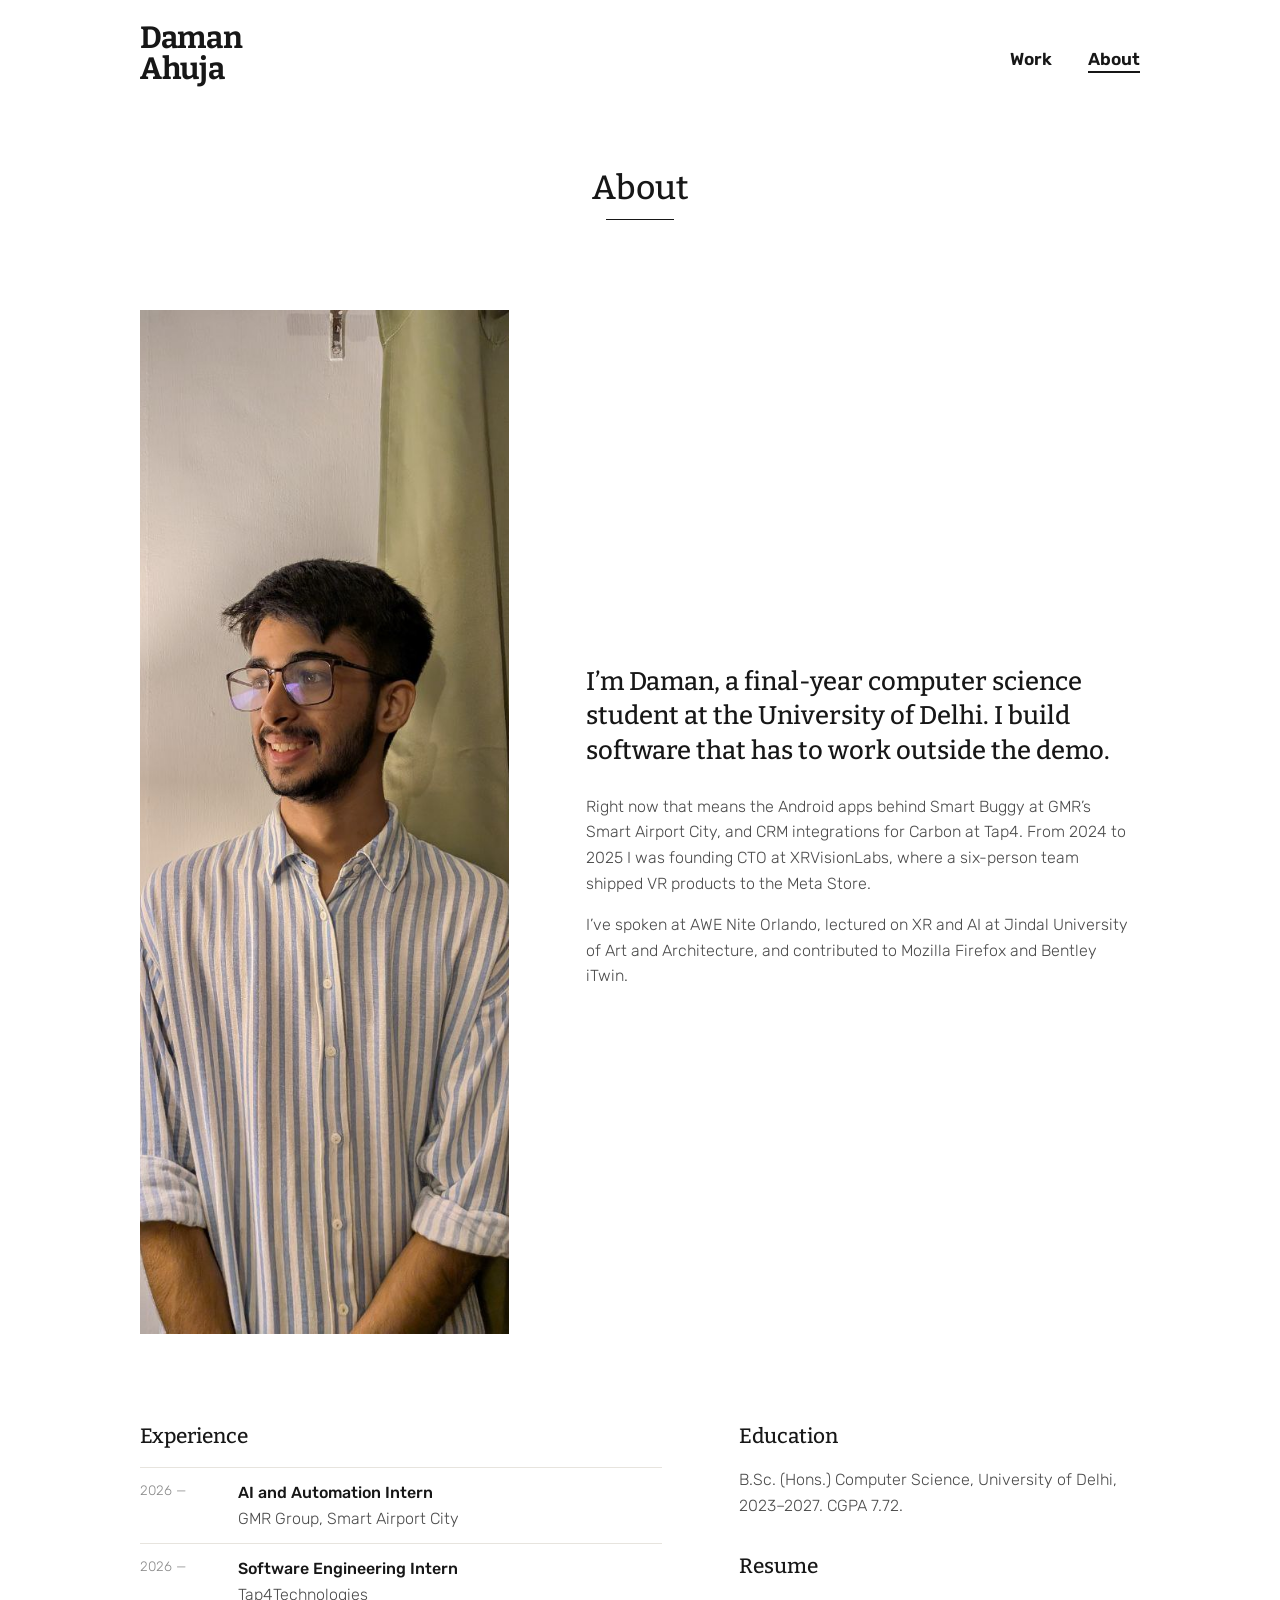
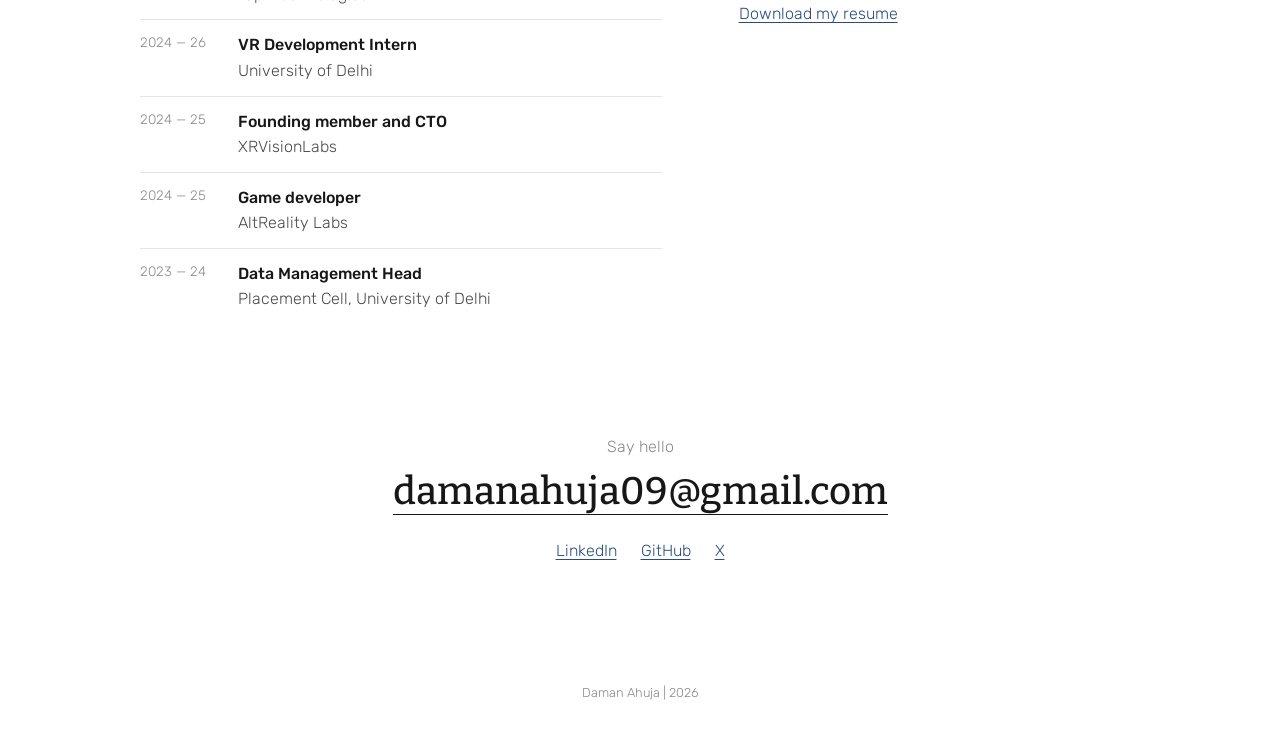
<file: about.html>
﻿<!DOCTYPE html>
<html lang="en">
<head>
  <meta charset="UTF-8">
  <meta name="viewport" content="width=device-width, initial-scale=1.0">
  <meta name="description" content="About Daman Ahuja: computer science student at the University of Delhi, building airport dispatch software at GMR and XR products.">
  <title>About | Daman Ahuja</title>
  <link rel="icon" href="data:image/svg+xml,%3Csvg xmlns='http://www.w3.org/2000/svg' viewBox='0 0 32 32'%3E%3Crect width='32' height='32' rx='16' fill='%23171717'/%3E%3Ctext x='16' y='21.5' text-anchor='middle' font-family='Georgia' font-size='15' fill='%23fff'%3EDA%3C/text%3E%3C/svg%3E">
  <link rel="preconnect" href="https://fonts.googleapis.com">
  <link rel="preconnect" href="https://fonts.gstatic.com" crossorigin>
  <link href="https://fonts.googleapis.com/css2?family=Bitter:wght@500;600;700&family=Rubik:wght@300;400;500;600&display=swap" rel="stylesheet">
  <link rel="stylesheet" href="style.css?v=2">
  <script defer src="script.js?v=3"></script>
</head>
<body class="about-page">
  <header class="topbar">
    <div class="wrap topbar-inner">
      <a class="name" href="index.html">Daman<br>Ahuja</a>
      <nav class="nav" aria-label="Primary">
        <a href="index.html#work">Work</a>
        <a href="about.html" aria-current="page">About</a>
      </nav>
    </div>
  </header>

  <main class="page">
    <section class="about">
      <h1 class="section-title">About</h1>

      <div class="about-intro reveal">
        <img src="Damn.jpg" alt="Daman Ahuja" width="768" height="1024">
        <div>
          <p class="about-lead">I’m Daman, a final-year computer science student at the University of Delhi. I build software that has to work outside the demo.</p>
          <p>Right now that means the Android apps behind Smart Buggy at GMR’s Smart Airport City, and CRM integrations for Carbon at Tap4. From 2024 to 2025 I was founding CTO at XRVisionLabs, where a six-person team shipped VR products to the Meta Store.</p>
          <p>I’ve spoken at AWE Nite Orlando, lectured on XR and AI at Jindal University of Art and Architecture, and contributed to Mozilla Firefox and Bentley iTwin.</p>
        </div>
      </div>

      <div class="about-grid reveal">
        <div>
          <h2>Experience</h2>
          <ol class="timeline">
            <li><span>2026 —</span><strong>AI and Automation Intern</strong> GMR Group, Smart Airport City</li>
            <li><span>2026 —</span><strong>Software Engineering Intern</strong> Tap4Technologies</li>
            <li><span>2024 — 26</span><strong>VR Development Intern</strong> University of Delhi</li>
            <li><span>2024 — 25</span><strong>Founding member and CTO</strong> XRVisionLabs</li>
            <li><span>2024 — 25</span><strong>Game developer</strong> AltReality Labs</li>
            <li><span>2023 — 24</span><strong>Data Management Head</strong> Placement Cell, University of Delhi</li>
          </ol>
        </div>
        <div>
          <h2>Education</h2>
          <p>B.Sc. (Hons.) Computer Science, University of Delhi, 2023–2027. CGPA 7.72.</p>
          <h2>Resume</h2>
          <ul class="plain-list">
            <li><a data-resume href="Resumes/Daman_Ahuja_Software_Developer.pdf" target="_blank" rel="noopener">Download my resume</a></li>
          </ul>
        </div>
      </div>

      <div class="contact reveal">
        <p>Say hello</p>
        <a class="contact-mail" href="mailto:damanahuja09@gmail.com">damanahuja09@gmail.com</a>
        <div class="contact-links">
          <a href="https://www.linkedin.com/in/daman-ahuja/" target="_blank" rel="noopener">LinkedIn</a>
          <a href="https://github.com/damanahuja" target="_blank" rel="noopener">GitHub</a>
          <a href="https://x.com/damanahuja09" target="_blank" rel="noopener">X</a>
        </div>
      </div>
    </section>
    <footer class="footer">Daman Ahuja | 2026</footer>
  </main>
</body>
</html>
</file>
<file: style.css>
:root {
  --ink: #171717;
  --body: #4a4a4a;
  --muted: #8a8a8a;
  --line: #e7e4de;
  --paper: #ffffff;
  --link: #2b4c7e;
  --serif: "Bitter", Georgia, serif;
  --sans: "Rubik", system-ui, sans-serif;
  --wrap: min(1000px, 88vw);
}

* { box-sizing: border-box; }

html { scroll-behavior: smooth; }

body {
  margin: 0;
  background: var(--paper);
  color: var(--body);
  font: 300 1rem/1.6 var(--sans);
}

a { color: inherit; }

img { max-width: 100%; display: block; }

.wrap { width: var(--wrap); margin: 0 auto; }

.topbar {
  position: absolute;
  top: 0;
  left: 0;
  right: 0;
  z-index: 5;
  padding-top: 22px;
}

.topbar-inner {
  display: flex;
  justify-content: space-between;
  align-items: flex-start;
}

.name {
  color: var(--ink);
  font: 700 clamp(1.5rem, 2.4vw, 1.95rem)/1.02 var(--serif);
  letter-spacing: -0.01em;
  text-decoration: none;
}

.nav {
  display: flex;
  gap: 36px;
  padding-top: 24px;
}

.nav a {
  color: var(--ink);
  font-weight: 600;
  font-size: 1.08rem;
  text-decoration: none;
}

.nav a:hover, .nav a[aria-current="page"] { text-decoration: underline; text-underline-offset: 6px; text-decoration-thickness: 2px; }

.hero-bg {
  position: fixed;
  top: 0;
  left: 0;
  right: 0;
  height: 100vh;
  height: 100lvh;
  z-index: -1;
  background: #d9c9cf url("hero.jpg") center 60% / cover no-repeat;
}

.hero {
  position: relative;
  height: 100vh;
  height: 100svh;
  min-height: 480px;
}

.page {
  position: relative;
  background: var(--paper);
}

.contact-section {
  width: var(--wrap);
  margin: 0 auto;
  padding: 10px 0 20px;
}

.contact-more { margin-top: 26px !important; }

.contact-more a { color: var(--link); text-underline-offset: 3px; }

.about-page .about { padding-top: 170px; }

.hero-line {
  position: absolute;
  left: 50%;
  top: 34%;
  transform: translateX(-50%);
  margin: 0;
  color: rgba(23, 23, 23, 0.72);
  font: 400 clamp(0.95rem, 1.6vw, 1.15rem) var(--sans);
  letter-spacing: 0.04em;
  white-space: nowrap;
}

.hero-down {
  position: absolute;
  left: 50%;
  bottom: 9vh;
  width: 36px;
  height: 36px;
  margin-left: -18px;
  animation: bob 2.2s ease-in-out infinite;
}

.hero-down svg {
  width: 100%;
  height: 100%;
  fill: none;
  stroke: #fff;
  stroke-width: 1.6;
  stroke-linecap: round;
  stroke-linejoin: round;
}

.section-title {
  width: max-content;
  margin: 0 auto 80px;
  padding-bottom: 10px;
  color: var(--ink);
  font: 500 2.1rem/1.1 var(--serif);
  text-align: center;
}

.section-title::after {
  content: "";
  display: block;
  width: 70%;
  height: 1px;
  margin: 12px auto 0;
  background: var(--ink);
}

.works, .about {
  width: var(--wrap);
  margin: 0 auto;
  padding: 90px 0 40px;
}

.work {
  display: grid;
  grid-template-columns: 1.15fr 1fr;
  grid-template-areas:
    "media copy"
    "more more";
  align-items: center;
  column-gap: clamp(40px, 8vw, 110px);
  margin-bottom: 130px;
}

.work:nth-of-type(even) {
  grid-template-columns: 1fr 1.15fr;
  grid-template-areas:
    "copy media"
    "more more";
}

.work-media {
  grid-area: media;
  position: relative;
  aspect-ratio: 4 / 3;
}

.work-block {
  position: absolute;
  inset: 0 18% 22% 0;
  background: var(--tint);
}

.work:nth-of-type(even) .work-block { inset: 0 0 22% 18%; }

.work-shot {
  position: absolute;
  inset: 16% 0 0 12%;
  overflow: hidden;
  border-radius: 10px;
  background: #111;
  box-shadow: 0 22px 44px rgba(0, 0, 0, 0.22);
  transition: transform 0.5s ease;
}

.work:nth-of-type(even) .work-shot { inset: 16% 12% 0 0; }

.work:hover .work-shot { transform: translateY(-6px); }

.work-shot img {
  width: 100%;
  height: 100%;
  object-fit: cover;
}

.shot-sketch { background: #f6f4ef; }

.shot-sketch svg { width: 100%; height: 100%; display: block; }

.shot-phone {
  inset: 6% 30% 0 36%;
  border: 8px solid #1b1b1b;
  border-radius: 26px;
}

.work:nth-of-type(even) .shot-phone { inset: 6% 36% 0 30%; }

.shot-phone img { object-position: top; }

.work-copy { grid-area: copy; }

.work-copy h3 {
  margin: 0 0 18px;
  color: var(--ink);
  font: 500 clamp(1.8rem, 3vw, 2.3rem)/1.12 var(--serif);
}

.work-meta {
  display: flex;
  align-items: center;
  gap: 10px;
  margin: 0 0 34px;
  color: var(--muted);
  font-size: 0.85rem;
  font-weight: 500;
  line-height: 1.25;
}

.work-logo {
  display: grid;
  place-items: center;
  flex: 0 0 auto;
  width: 30px;
  height: 30px;
  border-radius: 50%;
  background: var(--tint);
  color: #fff;
  font: 600 0.8rem var(--serif);
}

.work-line {
  max-width: 34ch;
  margin: 0 0 18px;
  color: var(--link);
}

.more {
  padding: 0;
  border: 0;
  background: none;
  color: var(--ink);
  font: 500 0.85rem var(--sans);
  cursor: pointer;
}

.more::after { content: " +"; }

.more[aria-expanded="true"]::after { content: " –"; }

.more:hover { text-decoration: underline; text-underline-offset: 4px; }

.work-more {
  grid-area: more;
  margin-top: 46px;
  padding: 32px 0 0;
  border-top: 1px solid var(--line);
  columns: 2 280px;
  column-gap: 56px;
}

.work-more p { margin: 0 0 14px; break-inside: avoid; }

.work-more a { color: var(--link); }

.work-more .stack {
  color: var(--muted);
  font-size: 0.85rem;
}

.work-video {
  column-span: all;
  aspect-ratio: 16 / 9;
  margin-bottom: 28px;
  background: #111;
}

.work-video iframe {
  width: 100%;
  height: 100%;
  border: 0;
  display: block;
}

.pier { fill: color-mix(in srgb, var(--tint) 10%, #fff); stroke: color-mix(in srgb, var(--tint) 55%, #fff); stroke-width: 2; }
.lift { fill: #e3dfd6; }
.route { fill: none; stroke: #c9c3b7; stroke-width: 3; stroke-dasharray: 8 10; }
.buggy { fill: var(--tint); }
.buggy-pool { fill: #e0a458; }
.box { fill: color-mix(in srgb, var(--tint) 12%, #fff); stroke: var(--tint); stroke-width: 2; }
.arrow { fill: none; stroke: var(--tint); stroke-width: 4; stroke-linecap: round; stroke-linejoin: round; }
.grid { stroke: #e3dfd6; stroke-width: 1; }
.path { fill: none; stroke: var(--tint); stroke-width: 7; stroke-linecap: round; }
.dot-start { fill: var(--tint); }
.dot-end { fill: #171717; }
.svg-label { fill: #8a8a8a; font: 500 13px var(--sans); letter-spacing: 0.08em; }
.svg-big { fill: #171717; font: 600 30px var(--serif); }

.about { padding-top: 60px; }

.about-intro {
  display: grid;
  grid-template-columns: minmax(220px, 0.8fr) 1.2fr;
  gap: clamp(32px, 6vw, 80px);
  align-items: center;
}

.about-intro img {
  width: 100%;
  aspect-ratio: 4 / 5;
  object-fit: cover;
}

.about-lead {
  color: var(--ink);
  font: 500 clamp(1.3rem, 2.2vw, 1.6rem)/1.35 var(--serif);
}

.about-grid {
  display: grid;
  grid-template-columns: 1.3fr 1fr;
  gap: clamp(32px, 6vw, 80px);
  margin-top: 90px;
}

.about-grid h2 {
  margin: 0 0 18px;
  color: var(--ink);
  font: 500 1.3rem var(--serif);
}

.about-grid p + h2 { margin-top: 36px; }

.timeline, .plain-list { margin: 0; padding: 0; list-style: none; }

.timeline li {
  display: grid;
  grid-template-columns: 82px 1fr;
  column-gap: 16px;
  padding: 12px 0;
  border-top: 1px solid var(--line);
}

.timeline span { grid-row: span 2; color: var(--muted); font-size: 0.85rem; }

.timeline strong { color: var(--ink); font-weight: 500; }

.plain-list li { padding: 4px 0; }

.plain-list a, .contact-links a { color: var(--link); text-underline-offset: 3px; }

.contact {
  margin: 110px 0 40px;
  text-align: center;
}

.contact p { margin: 0 0 8px; color: var(--muted); }

.contact-mail {
  color: var(--ink);
  font: 500 clamp(1.5rem, 4vw, 2.4rem) var(--serif);
  text-decoration: none;
  border-bottom: 1px solid var(--ink);
}

.contact-links {
  display: flex;
  justify-content: center;
  gap: 24px;
  margin-top: 24px;
}

.footer {
  padding: 40px 0 50px;
  color: var(--muted);
  font-size: 0.8rem;
  text-align: center;
}

:focus-visible { outline: 2px solid var(--link); outline-offset: 4px; }

.js .reveal {
  opacity: 0;
  transform: translateY(28px);
  transition: opacity 0.8s ease, transform 0.8s ease;
}

.js .reveal.visible { opacity: 1; transform: none; }

@keyframes bob {
  0%, 100% { transform: translateY(0); }
  50% { transform: translateY(8px); }
}

@media (max-width: 760px) {
  .work, .work:nth-of-type(even) {
    grid-template-columns: 1fr;
    grid-template-areas: "media" "copy" "more";
    row-gap: 36px;
    margin-bottom: 90px;
  }

  .work-meta { margin-bottom: 18px; }

  .topbar { padding-top: 16px; }

  .nav { gap: 22px; padding-top: 14px; }

  .works { padding-top: 64px; }

  .section-title { margin-bottom: 56px; }

  .work-more { columns: 1; margin-top: 28px; }

  .contact { margin-top: 70px; }

  .contact-mail { font-size: 1.35rem; overflow-wrap: anywhere; }

  .about-page .about { padding-top: 130px; }

  .timeline li { grid-template-columns: 70px 1fr; }

  .about-intro, .about-grid { grid-template-columns: 1fr; }

  .about-intro img { max-width: 360px; }

  .hero-line { top: 30%; white-space: normal; width: 80vw; text-align: center; }
}
</file>
